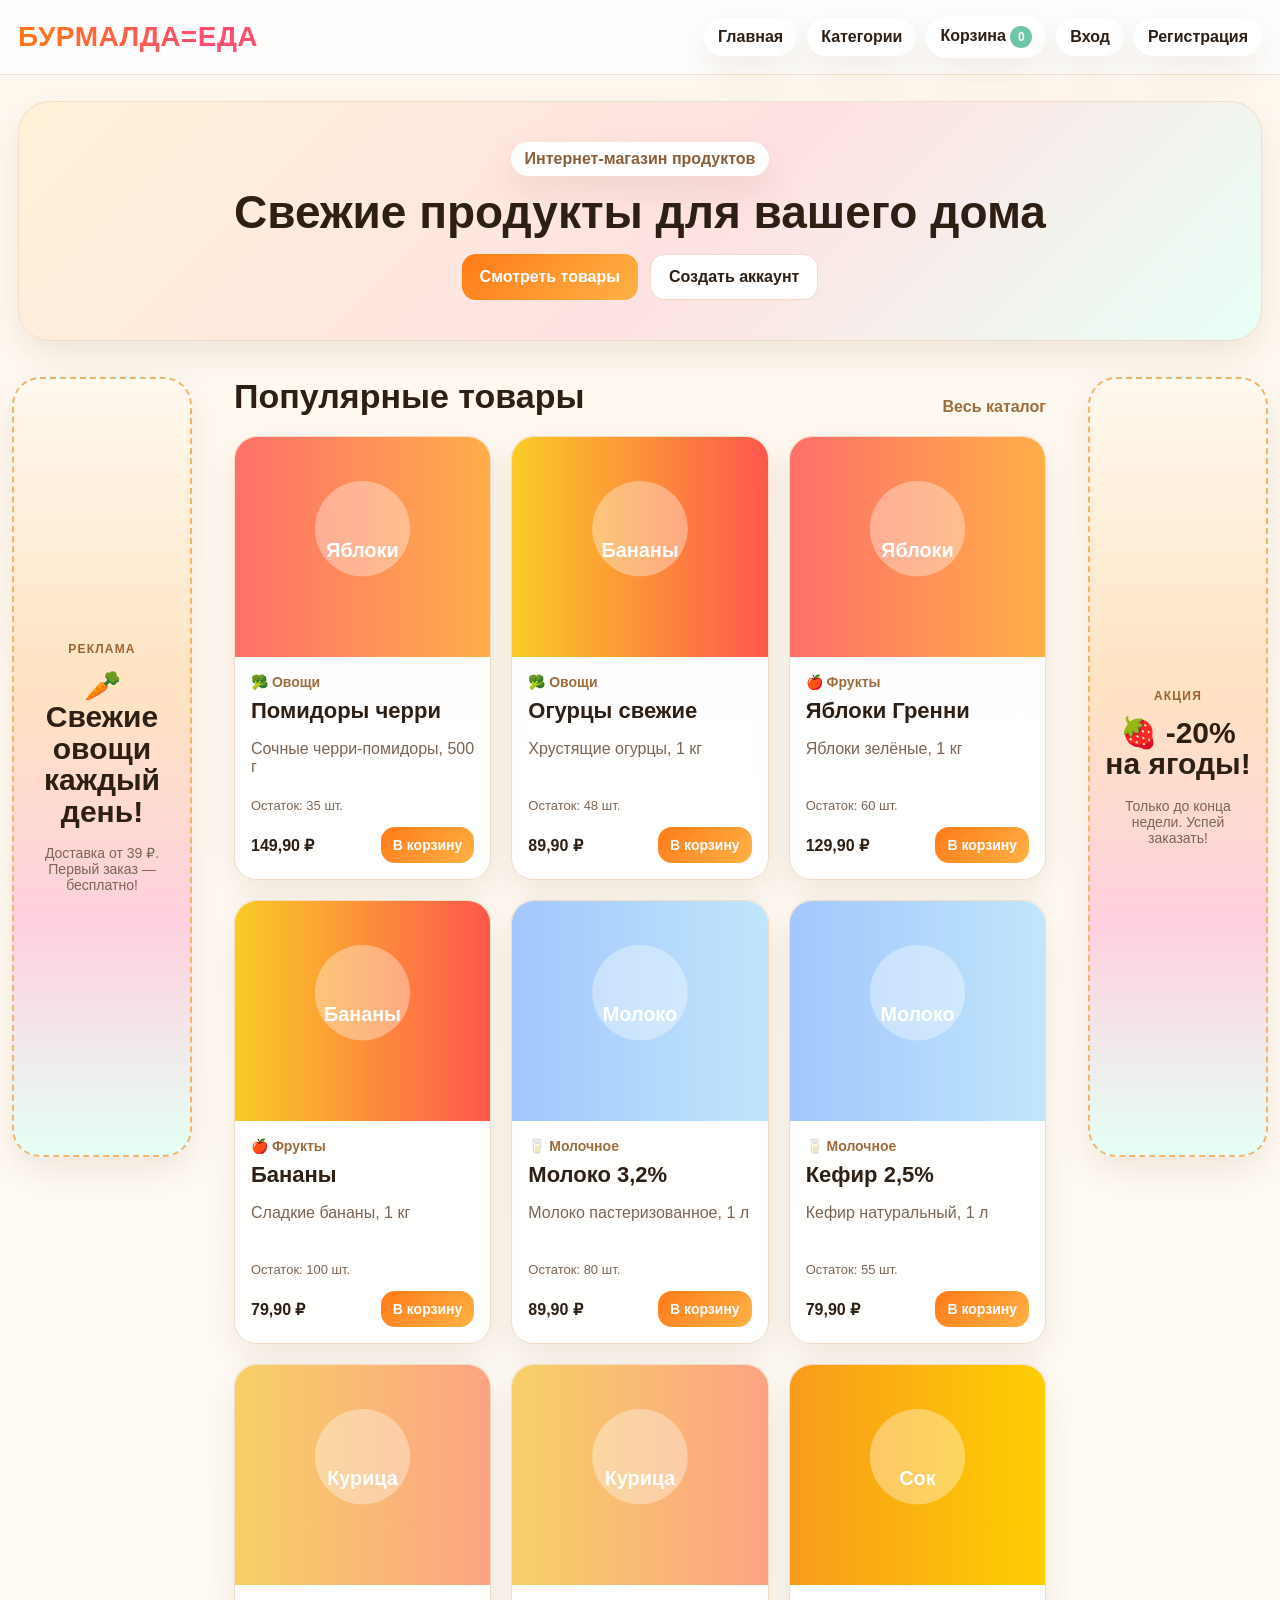
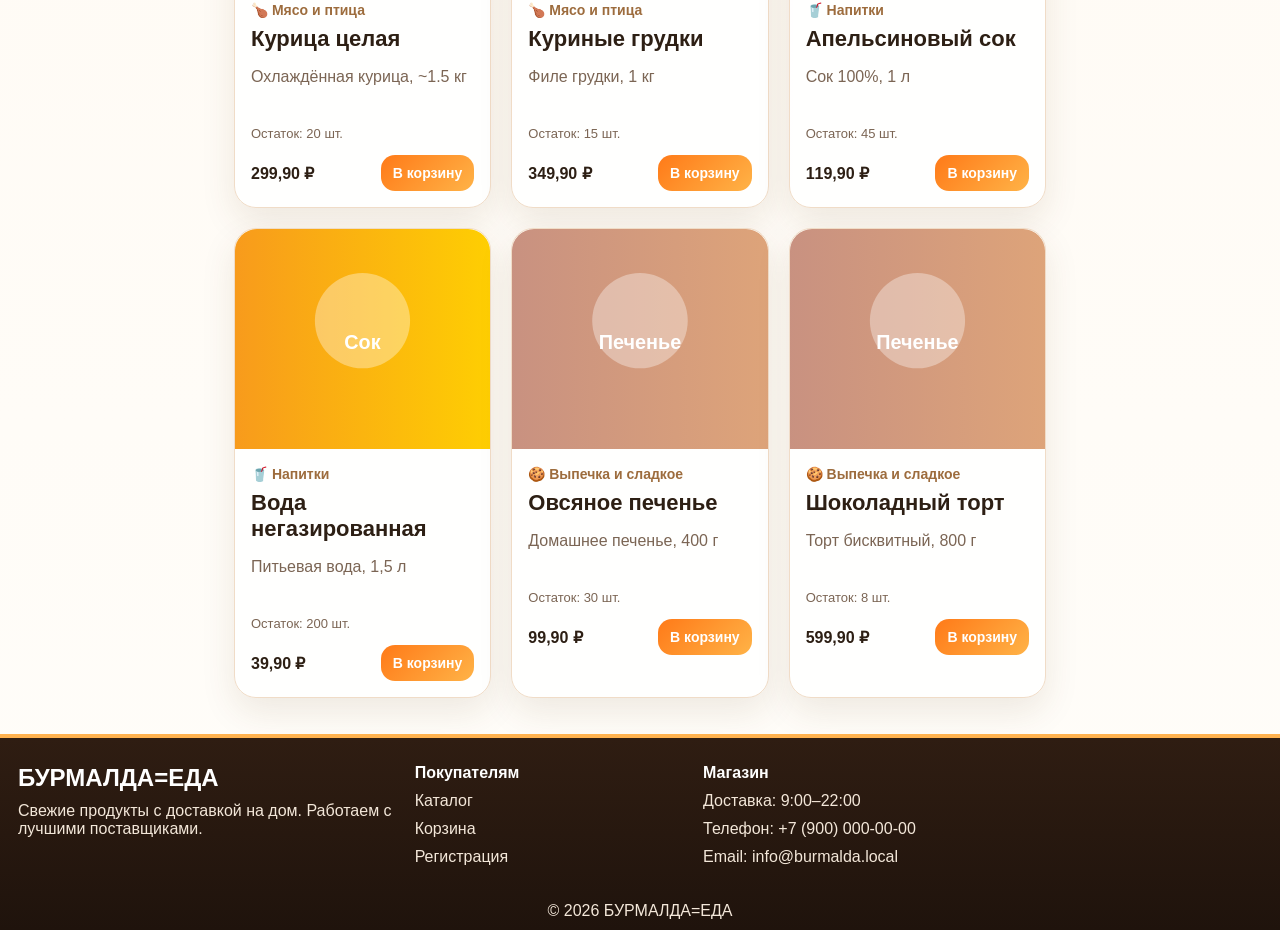
<file: index.html>
<!DOCTYPE html>
<html lang="ru">
<head>
  <meta charset="UTF-8">
  <meta name="viewport" content="width=device-width, initial-scale=1.0">
  <title>БУРМАЛДА=ЕДА</title>
  <link rel="stylesheet" href="assets/css/style.css">
</head>
<body>
<div class="site">

<!-- ШАПКА -->
<header class="topbar">
  <div class="container topbar-inner">
    <a class="logo" href="index.html">БУРМАЛДА=ЕДА</a>
    <nav class="nav">
      <a href="index.html">Главная</a>
      <a href="categories.html">Категории</a>
      <a href="cart.html">Корзина <span class="badge" id="cartBadge">0</span></a>
      <a href="login.html">Вход</a>
      <a href="register.html">Регистрация</a>
    </nav>
  </div>
</header>

<div class="toast" id="toast"></div>

<main class="main">

<!-- HERO -->
<section class="hero">
  <div class="container">
    <div class="hero-card">
      <div class="hero-content">
        <div class="pill">Интернет-магазин продуктов</div>
        <h1>Свежие продукты для вашего дома</h1>
        <div class="hero-actions">
          <a class="btn btn-primary" href="categories.html">Смотреть товары</a>
          <a class="btn btn-secondary" href="register.html">Создать аккаунт</a>
        </div>
      </div>
    </div>
  </div>
</section>

<!-- ГЛАВНЫЙ БЛОК -->
<section class="home-shell">

  <!-- Левый баннер -->
  <div class="ad-column">
    <div class="ad-banner">
      <div class="ad-label">Реклама</div>
      <div class="ad-title">🥕 Свежие овощи каждый день!</div>
      <div class="ad-text">Доставка от 39 ₽. Первый заказ — бесплатно!</div>
    </div>
  </div>

  <!-- Товары -->
  <section class="main-showcase">
    <div class="container">
      <div class="section-head">
        <h2 class="section-title">Популярные товары</h2>
        <a class="link-more" href="categories.html">Весь каталог</a>
      </div>
      <div class="product-grid four-grid" id="productGrid">
        <!-- Заполняется JS -->
      </div>
    </div>
  </section>

  <!-- Правый баннер -->
  <div class="ad-column">
    <div class="ad-banner">
      <div class="ad-label">Акция</div>
      <div class="ad-title">🍓 -20% на ягоды!</div>
      <div class="ad-text">Только до конца недели. Успей заказать!</div>
    </div>
  </div>

</section>

</main>

<!-- ФУТЕР -->
<footer class="footer">
  <div class="container footer-inner footer-grid">
    <div>
      <div class="footer-brand">БУРМАЛДА=ЕДА</div>
      <p>Свежие продукты с доставкой на дом. Работаем с лучшими поставщиками.</p>
    </div>
    <div>
      <div class="footer-title">Покупателям</div>
      <a href="categories.html">Каталог</a>
      <a href="cart.html">Корзина</a>
      <a href="register.html">Регистрация</a>
    </div>
    <div>
      <div class="footer-title">Магазин</div>
      <p>Доставка: 9:00–22:00</p>
      <p>Телефон: +7 (900) 000-00-00</p>
      <p>Email: info@burmalda.local</p>
    </div>
  </div>
  <div><center><p>© 2026 БУРМАЛДА=ЕДА</p></center></div>
</footer>

</div>

<script src="assets/js/data.js"></script>
<script src="assets/js/cart.js"></script>
<script>
  // Рендер товаров на главной (до 12)
  const grid = document.getElementById('productGrid');
  const items = PRODUCTS.filter(p => p.active).slice(0, 12);
  grid.innerHTML = items.map(p => productCard(p)).join('');
  updateCartBadge();
</script>
</body>
</html>
</file>
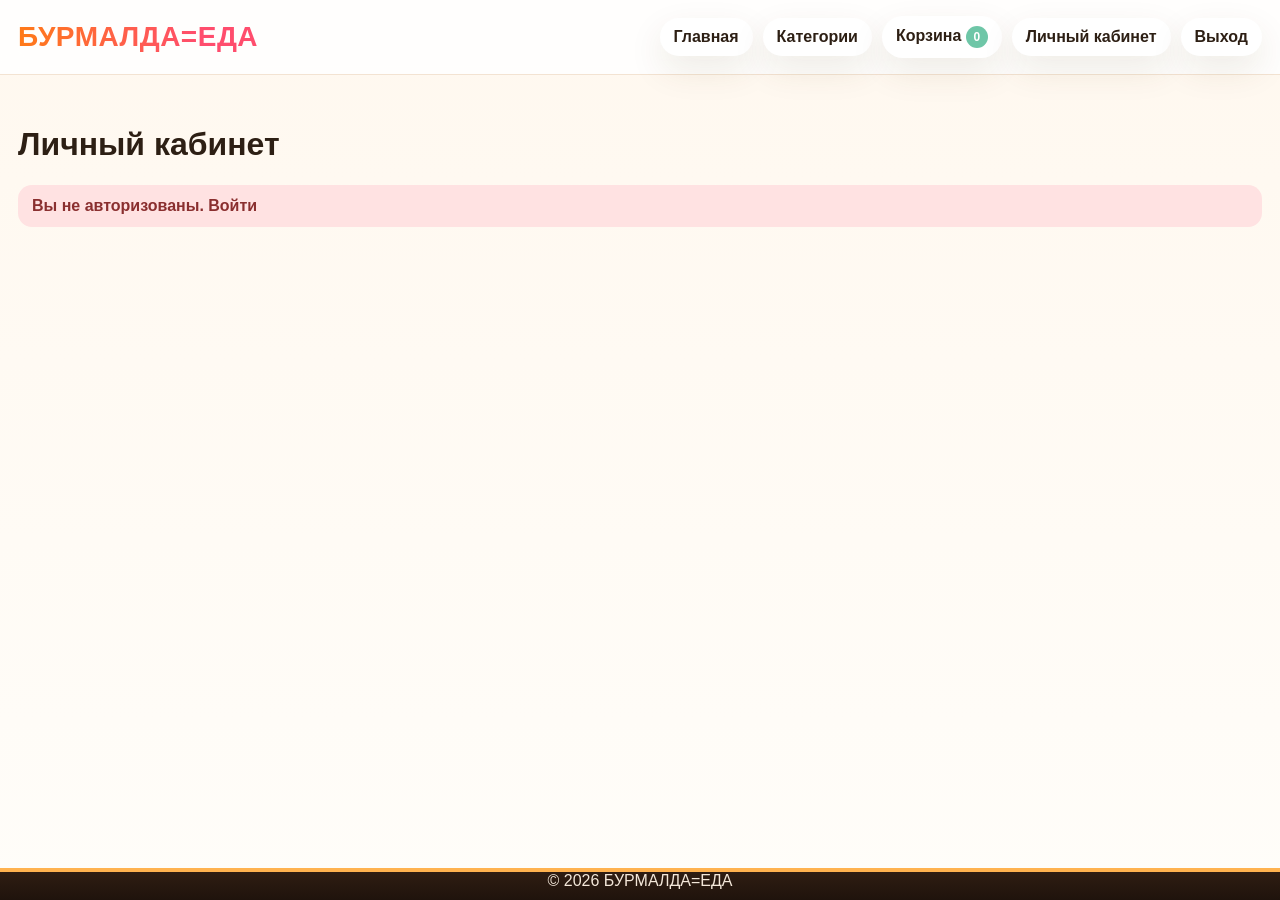
<file: account.html>
<!DOCTYPE html>
<html lang="ru">
<head>
  <meta charset="UTF-8">
  <meta name="viewport" content="width=device-width, initial-scale=1.0">
  <title>Личный кабинет — БУРМАЛДА=ЕДА</title>
  <link rel="stylesheet" href="assets/css/style.css">
</head>
<body>
<div class="site">
<header class="topbar">
  <div class="container topbar-inner">
    <a class="logo" href="index.html">БУРМАЛДА=ЕДА</a>
    <nav class="nav">
      <a href="index.html">Главная</a>
      <a href="categories.html">Категории</a>
      <a href="cart.html">Корзина <span class="badge" id="cartBadge">0</span></a>
      <a href="account.html">Личный кабинет</a>
      <a href="#" onclick="logout()">Выход</a>
    </nav>
  </div>
</header>
<main class="main">
<div class="container page-block">
  <h1>Личный кабинет</h1>
  <div id="accountWrap"></div>
</div>
</main>
<footer class="footer">
  <div><center><p>© 2026 БУРМАЛДА=ЕДА</p></center></div>
</footer>
</div>
<script src="assets/js/data.js"></script>
<script src="assets/js/cart.js"></script>
<script>
  updateCartBadge();
  const session = JSON.parse(localStorage.getItem('burmalda_session') || 'null');
  const wrap = document.getElementById('accountWrap');

  if (!session) {
    wrap.innerHTML = '<div class="alert">Вы не авторизованы. <a href="login.html">Войти</a></div>';
  } else {
    const orders = JSON.parse(localStorage.getItem('burmalda_orders') || '[]');
    const moneyFmt = v => new Intl.NumberFormat('ru-RU',{minimumFractionDigits:2}).format(v) + ' ₽';

    const orderRows = orders.length
      ? orders.slice().reverse().map(o => `
          <div class="order-row">
            <strong>Заказ №${o.id}</strong> — ${o.date}<br>
            Адрес: ${o.address || '—'}<br>
            Сумма: <strong>${moneyFmt(o.total)}</strong> &nbsp; Статус: <span>${o.status || 'Принят'}</span>
          </div>`).join('')
      : '<p>Заказов пока нет.</p>';

    wrap.innerHTML = `
      <div class="account-grid">
        <div class="account-card">
          <h2>Данные аккаунта</h2>
          <p><strong>Имя:</strong> ${e(session.name)}</p>
          <p><strong>Email:</strong> ${e(session.email)}</p>
          <p><strong>Роль:</strong> ${session.role === 'admin' ? 'Администратор' : 'Покупатель'}</p>
          <button class="btn btn-danger" style="width:auto;margin-top:16px" onclick="logout()">Выйти из аккаунта</button>
          ${session.role === 'admin' ? '<br><a class="btn btn-secondary" style="margin-top:10px;display:inline-flex" href="admin.html">Перейти в админку</a>' : ''}
        </div>
        <div class="account-card">
          <h2>Мои заказы</h2>
          <div class="orders-list">${orderRows}</div>
        </div>
      </div>
    `;
  }

  function logout() {
    localStorage.removeItem('burmalda_session');
    window.location.href = 'index.html';
  }
</script>
</body>
</html>
</file>
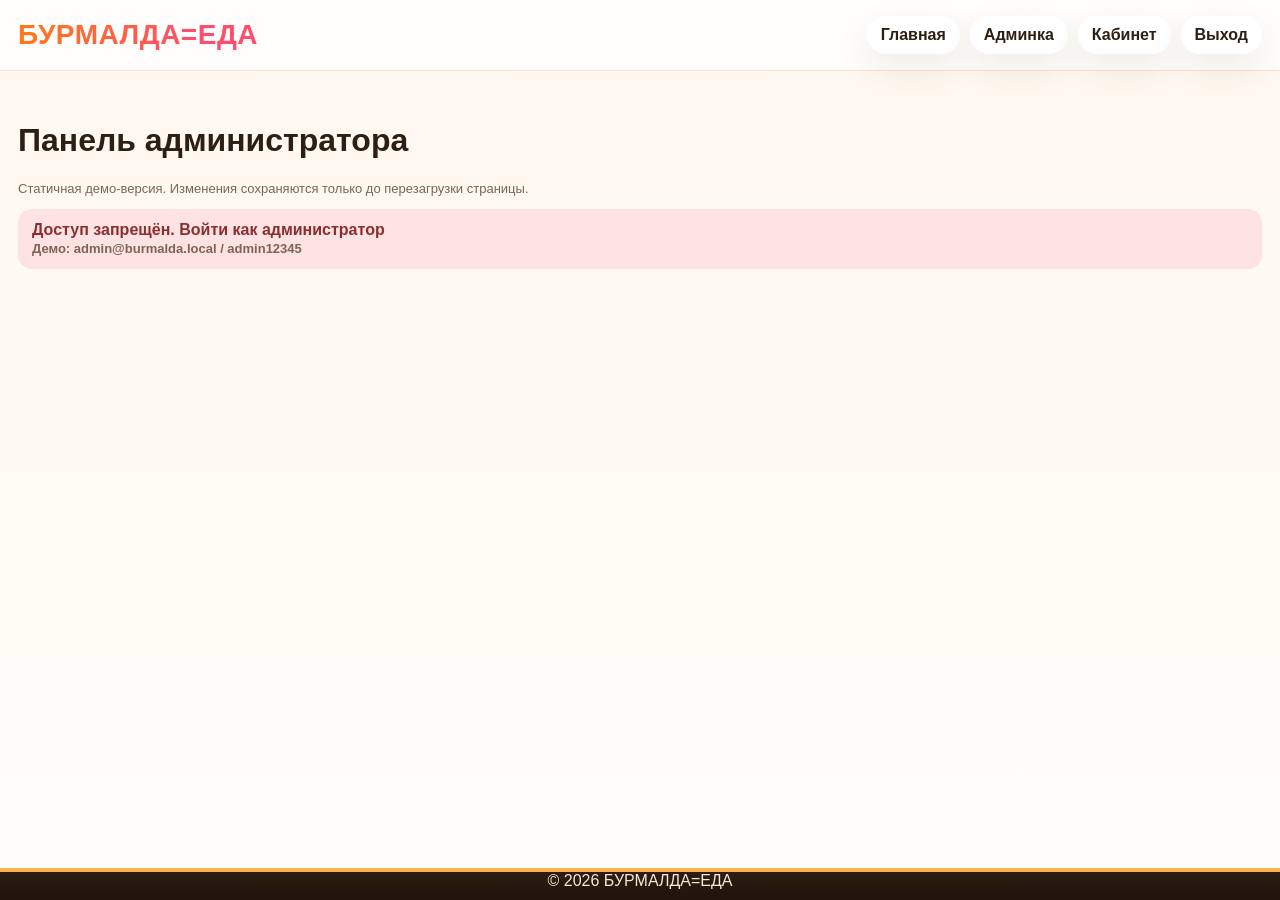
<file: admin.html>
<!DOCTYPE html>
<html lang="ru">
<head>
  <meta charset="UTF-8">
  <meta name="viewport" content="width=device-width, initial-scale=1.0">
  <title>Админка — БУРМАЛДА=ЕДА</title>
  <link rel="stylesheet" href="assets/css/style.css">
</head>
<body>
<div class="site">
<header class="topbar">
  <div class="container topbar-inner">
    <a class="logo" href="index.html">БУРМАЛДА=ЕДА</a>
    <nav class="nav">
      <a href="index.html">Главная</a>
      <a href="admin.html">Админка</a>
      <a href="account.html">Кабинет</a>
      <a href="#" onclick="logout()">Выход</a>
    </nav>
  </div>
</header>
<main class="main">
<div class="container page-block">
  <h1>Панель администратора</h1>
  <p class="muted-note">Статичная демо-версия. Изменения сохраняются только до перезагрузки страницы.</p>
  <div id="adminWrap"></div>
</div>
</main>
<footer class="footer">
  <div><center><p>© 2026 БУРМАЛДА=ЕДА</p></center></div>
</footer>
</div>
<script src="assets/js/data.js"></script>
<script src="assets/js/cart.js"></script>
<script>
  const session = JSON.parse(localStorage.getItem('burmalda_session') || 'null');
  const wrap = document.getElementById('adminWrap');

  if (!session || session.role !== 'admin') {
    wrap.innerHTML = '<div class="alert">Доступ запрещён. <a href="login.html">Войти как администратор</a><br><span class="muted-note">Демо: admin@burmalda.local / admin12345</span></div>';
  } else {
    const orders = JSON.parse(localStorage.getItem('burmalda_orders') || '[]');
    const totalRevenue = orders.reduce((s, o) => s + (o.total || 0), 0);
    const moneyFmt = v => new Intl.NumberFormat('ru-RU',{minimumFractionDigits:2}).format(v) + ' ₽';

    const productRows = PRODUCTS.map(p => `
      <div class="admin-product-row">
        <img src="${e(p.image)}" alt="${e(p.name)}">
        <div>
          <strong>${e(p.name)}</strong><br>
          <span class="muted-note">${moneyFmt(p.price)} &nbsp; Остаток: ${p.stock} шт. &nbsp; ${p.active ? '✅ Активен' : '❌ Скрыт'}</span>
        </div>
        <div class="admin-actions">
          <span class="muted-note" style="font-size:12px">ID: ${p.id}</span>
        </div>
      </div>`).join('');

    const orderRows = orders.length
      ? orders.slice().reverse().map(o => `
          <div class="order-row">
            <strong>Заказ №${o.id}</strong> — ${o.date}<br>
            Покупатель: ${e(o.name || '—')} (${e(o.phone || '—')})<br>
            Адрес: ${e(o.address || '—')}<br>
            Товаров: ${o.items?.length || 0} &nbsp; Сумма: <strong>${moneyFmt(o.total)}</strong>
            <div class="status-form" style="margin-top:8px">
              <select onchange="setStatus(${o.id}, this.value)">
                ${['Принят','Готовится','В пути','Доставлен','Отменён'].map(s =>
                  `<option${s === o.status ? ' selected' : ''}>${s}</option>`).join('')}
              </select>
            </div>
          </div>`).join('')
      : '<p>Заказов нет.</p>';

    wrap.innerHTML = `
      <div class="stats-grid">
        <div class="stat-card"><div>Товаров</div><strong>${PRODUCTS.length}</strong></div>
        <div class="stat-card"><div>Категорий</div><strong>${CATEGORIES.length}</strong></div>
        <div class="stat-card"><div>Заказов</div><strong>${orders.length}</strong></div>
        <div class="stat-card"><div>Выручка</div><strong style="font-size:20px">${moneyFmt(totalRevenue)}</strong></div>
      </div>
      <div class="admin-card" style="margin-bottom:20px">
        <h2>Товары (${PRODUCTS.length})</h2>
        <div class="admin-products">${productRows}</div>
        <p class="muted-note" style="margin-top:12px">Для добавления и редактирования товаров — измени массив PRODUCTS в файле assets/js/data.js</p>
      </div>
      <div class="admin-card orders-admin-card">
        <h2>Заказы (${orders.length})</h2>
        <div class="orders-list">${orderRows}</div>
      </div>
    `;
  }

  function setStatus(orderId, status) {
    const orders = JSON.parse(localStorage.getItem('burmalda_orders') || '[]');
    const order = orders.find(o => o.id === orderId);
    if (order) { order.status = status; localStorage.setItem('burmalda_orders', JSON.stringify(orders)); }
  }

  function logout() {
    localStorage.removeItem('burmalda_session');
    window.location.href = 'index.html';
  }
</script>
</body>
</html>
</file>
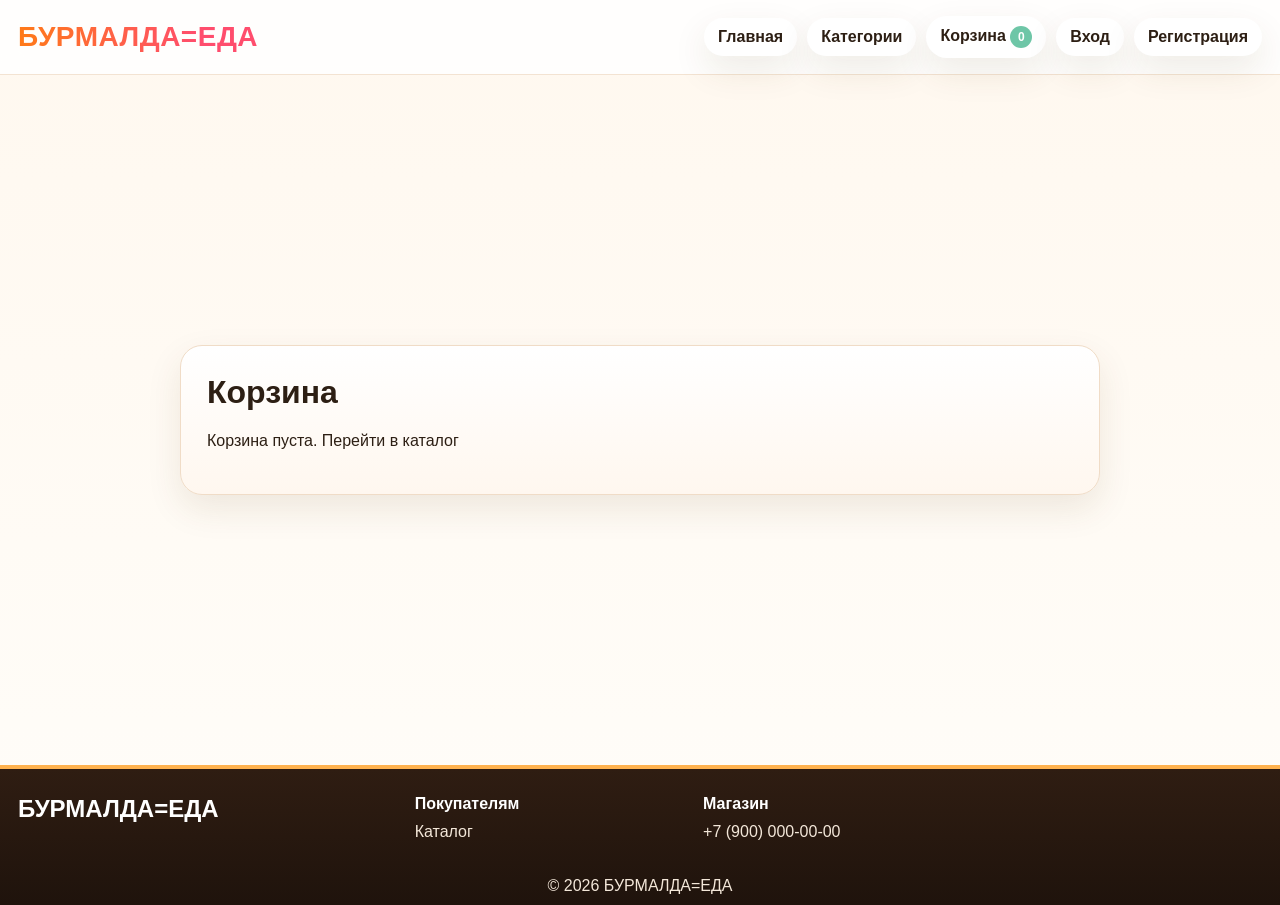
<file: cart.html>
<!DOCTYPE html>
<html lang="ru">
<head>
  <meta charset="UTF-8">
  <meta name="viewport" content="width=device-width, initial-scale=1.0">
  <title>Корзина — БУРМАЛДА=ЕДА</title>
  <link rel="stylesheet" href="assets/css/style.css">
</head>
<body>
<div class="site">
<header class="topbar">
  <div class="container topbar-inner">
    <a class="logo" href="index.html">БУРМАЛДА=ЕДА</a>
    <nav class="nav">
      <a href="index.html">Главная</a>
      <a href="categories.html">Категории</a>
      <a href="cart.html">Корзина <span class="badge" id="cartBadge">0</span></a>
      <a href="login.html">Вход</a>
      <a href="register.html">Регистрация</a>
    </nav>
  </div>
</header>
<div class="toast" id="toast"></div>
<main class="main">
<div class="auth-wrap">
<div class="auth-card cart-card">
  <h1>Корзина</h1>
  <div id="cartContent"></div>
</div>
</div>
</main>
<footer class="footer">
  <div class="container footer-grid">
    <div><div class="footer-brand">БУРМАЛДА=ЕДА</div></div>
    <div><div class="footer-title">Покупателям</div><a href="categories.html">Каталог</a></div>
    <div><div class="footer-title">Магазин</div><p>+7 (900) 000-00-00</p></div>
  </div>
  <div><center><p>© 2026 БУРМАЛДА=ЕДА</p></center></div>
</footer>
</div>
<script src="assets/js/data.js"></script>
<script src="assets/js/cart.js"></script>
<script>
  function renderCart() {
    updateCartBadge();
    const cart = getCart();
    const wrap = document.getElementById('cartContent');
    if (!cart.length) {
      wrap.innerHTML = '<p>Корзина пуста. <a href="categories.html">Перейти в каталог</a></p>';
      return;
    }
    const rows = cart.map(item => {
      const p = getProduct(item.id);
      if (!p) return '';
      return `
      <div class="cart-item" data-cart-item data-id="${p.id}">
        <img src="${e(p.image || 'uploads/placeholder.svg')}" alt="${e(p.name)}">
        <div class="cart-item-info">
          <strong><a href="product.html?id=${p.id}">${e(p.name)}</a></strong>
          <span>${money(p.price)} за шт.</span>
          <div class="qty-inline cart-qty-form" style="margin-top:6px">
            <button class="qty-btn" onclick="changeItem(${p.id},-1)">−</button>
            <input class="qty-input no-spinner" type="number" value="${item.qty}" min="1" id="qty_${p.id}" onchange="setItem(${p.id},this.value)">
            <button class="qty-btn" onclick="changeItem(${p.id},1)">+</button>
          </div>
        </div>
        <div style="text-align:right;display:grid;gap:8px">
          <strong data-line-total="${p.id}">${money(p.price * item.qty)}</strong>
          <button class="btn btn-danger small" onclick="delItem(${p.id})">Удалить</button>
        </div>
      </div>`;
    }).join('');

    wrap.innerHTML = `
      <div class="cart-list">${rows}</div>
      <div class="cart-total">Итого: <strong id="cartGrandTotal">${money(cartTotal())}</strong></div>
      <a class="btn btn-primary" href="checkout.html" style="width:auto;display:inline-flex">Оформить заказ</a>
      <a class="btn btn-secondary" href="categories.html" style="margin-left:10px;display:inline-flex">Продолжить покупки</a>
    `;
  }

  function changeItem(id, delta) {
    const cart = getCart();
    const item = cart.find(i => i.id === id);
    if (item) { item.qty = Math.max(1, item.qty + delta); saveCart(cart); }
    renderCart();
  }

  function setItem(id, val) {
    setCartQty(id, parseInt(val) || 1);
    renderCart();
  }

  function delItem(id) {
    removeFromCart(id);
    renderCart();
  }

  renderCart();
</script>
</body>
</html>
</file>
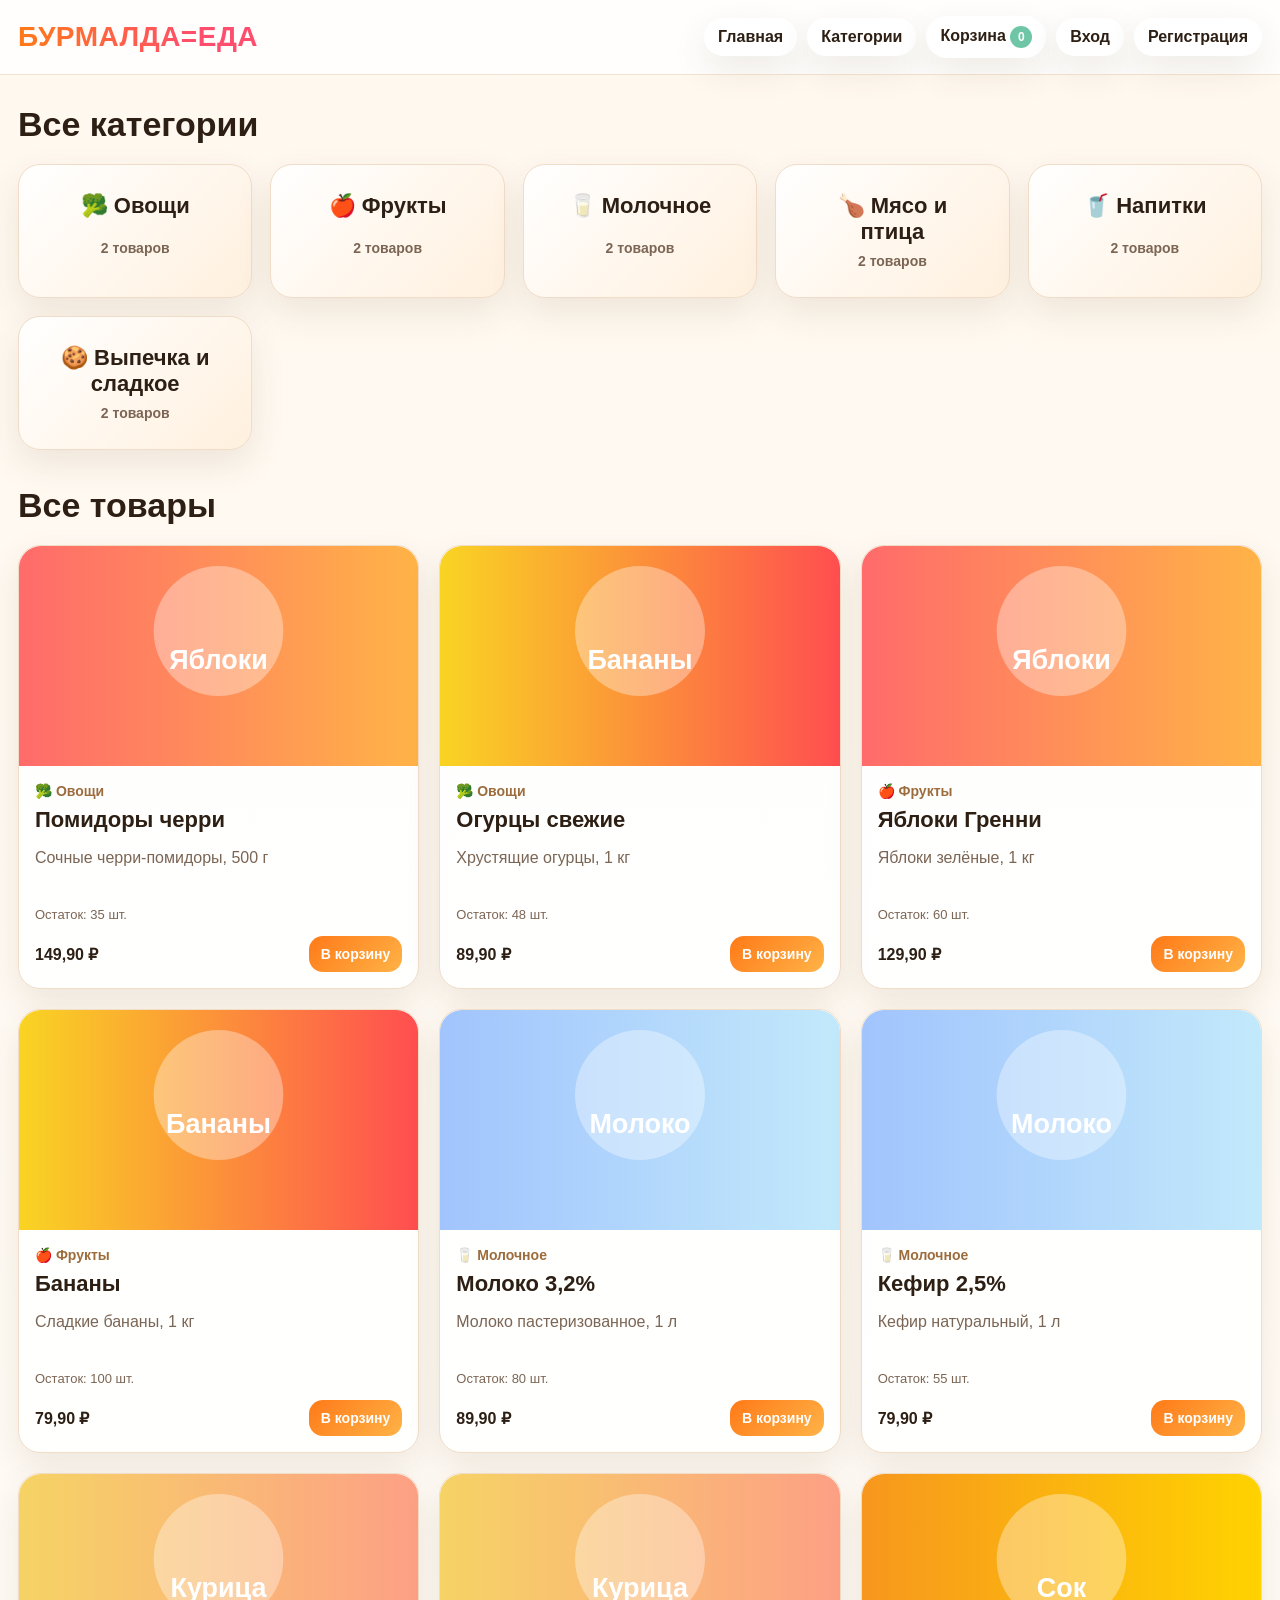
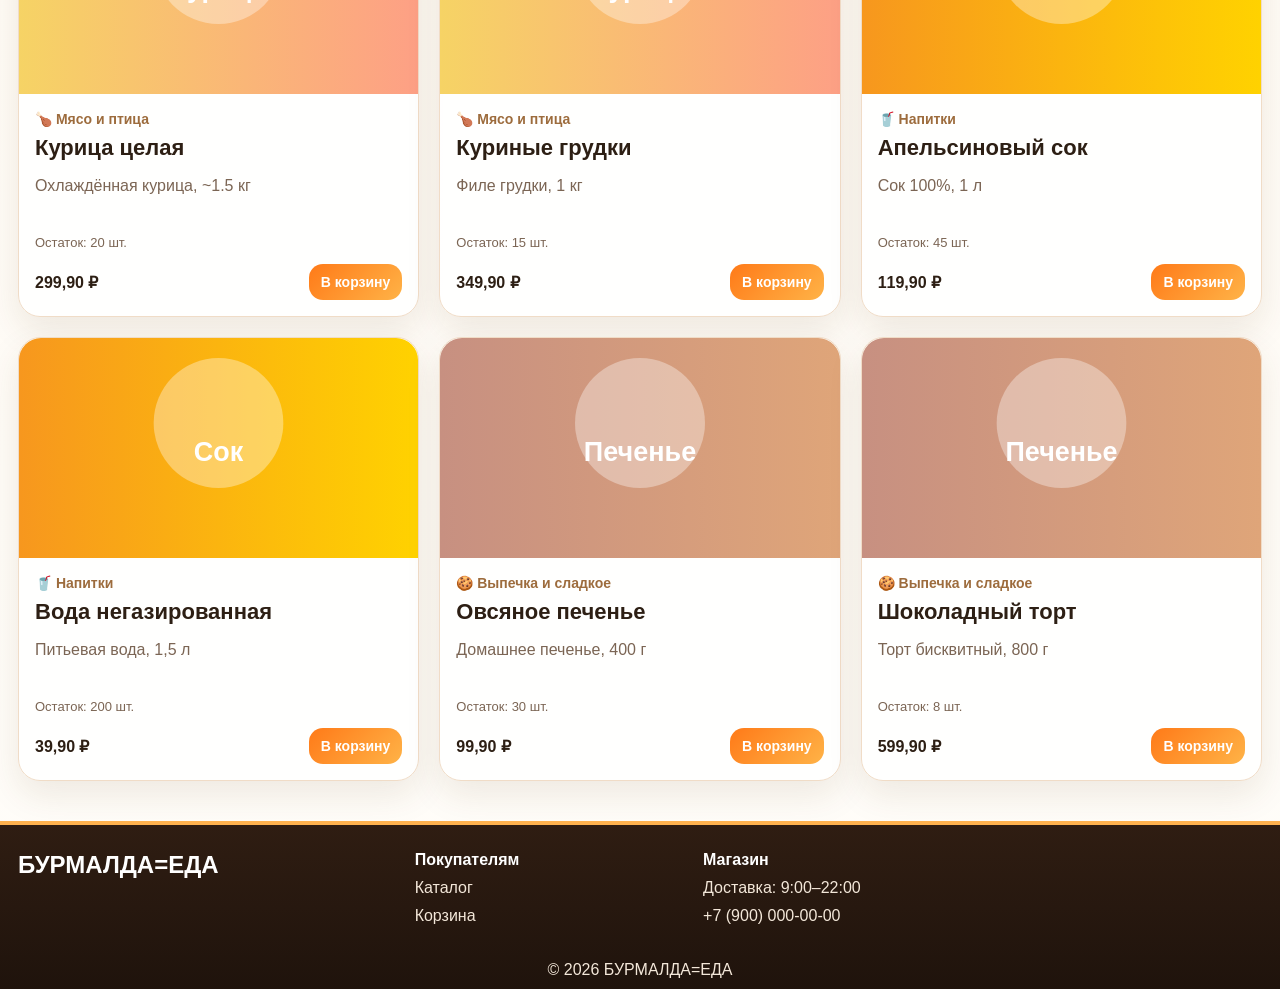
<file: categories.html>
<!DOCTYPE html>
<html lang="ru">
<head>
  <meta charset="UTF-8">
  <meta name="viewport" content="width=device-width, initial-scale=1.0">
  <title>Категории — БУРМАЛДА=ЕДА</title>
  <link rel="stylesheet" href="assets/css/style.css">
</head>
<body>
<div class="site">
<header class="topbar">
  <div class="container topbar-inner">
    <a class="logo" href="index.html">БУРМАЛДА=ЕДА</a>
    <nav class="nav">
      <a href="index.html">Главная</a>
      <a href="categories.html">Категории</a>
      <a href="cart.html">Корзина <span class="badge" id="cartBadge">0</span></a>
      <a href="login.html">Вход</a>
      <a href="register.html">Регистрация</a>
    </nav>
  </div>
</header>
<div class="toast" id="toast"></div>
<main class="main">
<div class="container page-block">
  <h1 class="section-title">Все категории</h1>
  <div class="category-grid" id="catGrid"></div>

  <h2 class="section-title" style="margin-top:36px" id="allProductsTitle">Все товары</h2>
  <div class="product-grid four-grid" id="productGrid"></div>
</div>
</main>
<footer class="footer">
  <div class="container footer-grid">
    <div><div class="footer-brand">БУРМАЛДА=ЕДА</div></div>
    <div><div class="footer-title">Покупателям</div><a href="categories.html">Каталог</a><a href="cart.html">Корзина</a></div>
    <div><div class="footer-title">Магазин</div><p>Доставка: 9:00–22:00</p><p>+7 (900) 000-00-00</p></div>
  </div>
  <div><center><p>© 2026 БУРМАЛДА=ЕДА</p></center></div>
</footer>
</div>
<script src="assets/js/data.js"></script>
<script src="assets/js/cart.js"></script>
<script>
  // Категории
  const catGrid = document.getElementById('catGrid');
  catGrid.innerHTML = CATEGORIES.map(c => {
    const count = PRODUCTS.filter(p => p.category_id === c.id && p.active).length;
    return `<a class="category-card" href="category.html?id=${c.id}">
      ${e(c.name)}
      <small>${count} товаров</small>
    </a>`;
  }).join('');

  // Все товары
  const grid = document.getElementById('productGrid');
  const params = new URLSearchParams(location.search);
  const filterCat = params.get('cat') ? parseInt(params.get('cat')) : null;
  let items = PRODUCTS.filter(p => p.active);
  if (filterCat) {
    items = items.filter(p => p.category_id === filterCat);
    const cat = CATEGORIES.find(c => c.id === filterCat);
    if (cat) document.getElementById('allProductsTitle').textContent = cat.name;
  }
  grid.innerHTML = items.map(p => productCard(p)).join('');
  updateCartBadge();
</script>
</body>
</html>
</file>
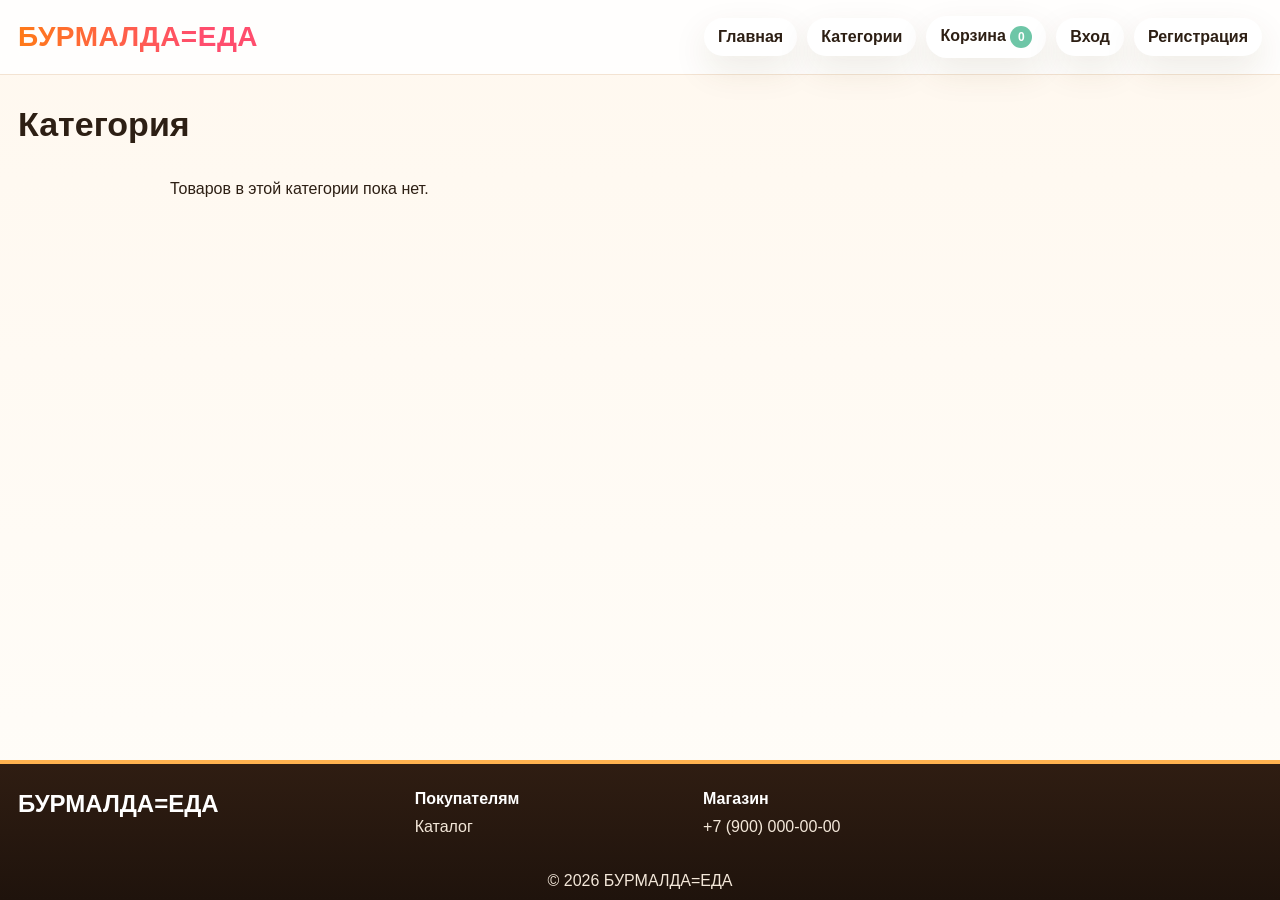
<file: category.html>
<!DOCTYPE html>
<html lang="ru">
<head>
  <meta charset="UTF-8">
  <meta name="viewport" content="width=device-width, initial-scale=1.0">
  <title>Категория — БУРМАЛДА=ЕДА</title>
  <link rel="stylesheet" href="assets/css/style.css">
</head>
<body>
<div class="site">
<header class="topbar">
  <div class="container topbar-inner">
    <a class="logo" href="index.html">БУРМАЛДА=ЕДА</a>
    <nav class="nav">
      <a href="index.html">Главная</a>
      <a href="categories.html">Категории</a>
      <a href="cart.html">Корзина <span class="badge" id="cartBadge">0</span></a>
      <a href="login.html">Вход</a>
      <a href="register.html">Регистрация</a>
    </nav>
  </div>
</header>
<div class="toast" id="toast"></div>
<main class="main">
<div class="container page-block">
  <h1 class="section-title" id="catTitle">Категория</h1>
  <div class="product-grid category-product-grid" id="productGrid"></div>
</div>
</main>
<footer class="footer">
  <div class="container footer-grid">
    <div><div class="footer-brand">БУРМАЛДА=ЕДА</div></div>
    <div><div class="footer-title">Покупателям</div><a href="categories.html">Каталог</a></div>
    <div><div class="footer-title">Магазин</div><p>+7 (900) 000-00-00</p></div>
  </div>
  <div><center><p>© 2026 БУРМАЛДА=ЕДА</p></center></div>
</footer>
</div>
<script src="assets/js/data.js"></script>
<script src="assets/js/cart.js"></script>
<script>
  const params = new URLSearchParams(location.search);
  const catId = parseInt(params.get('id'));
  const cat = CATEGORIES.find(c => c.id === catId);
  if (cat) document.getElementById('catTitle').textContent = cat.name;
  const items = PRODUCTS.filter(p => p.active && p.category_id === catId);
  document.getElementById('productGrid').innerHTML = items.length
    ? items.map(p => productCard(p)).join('')
    : '<p>Товаров в этой категории пока нет.</p>';
  updateCartBadge();
</script>
</body>
</html>
</file>
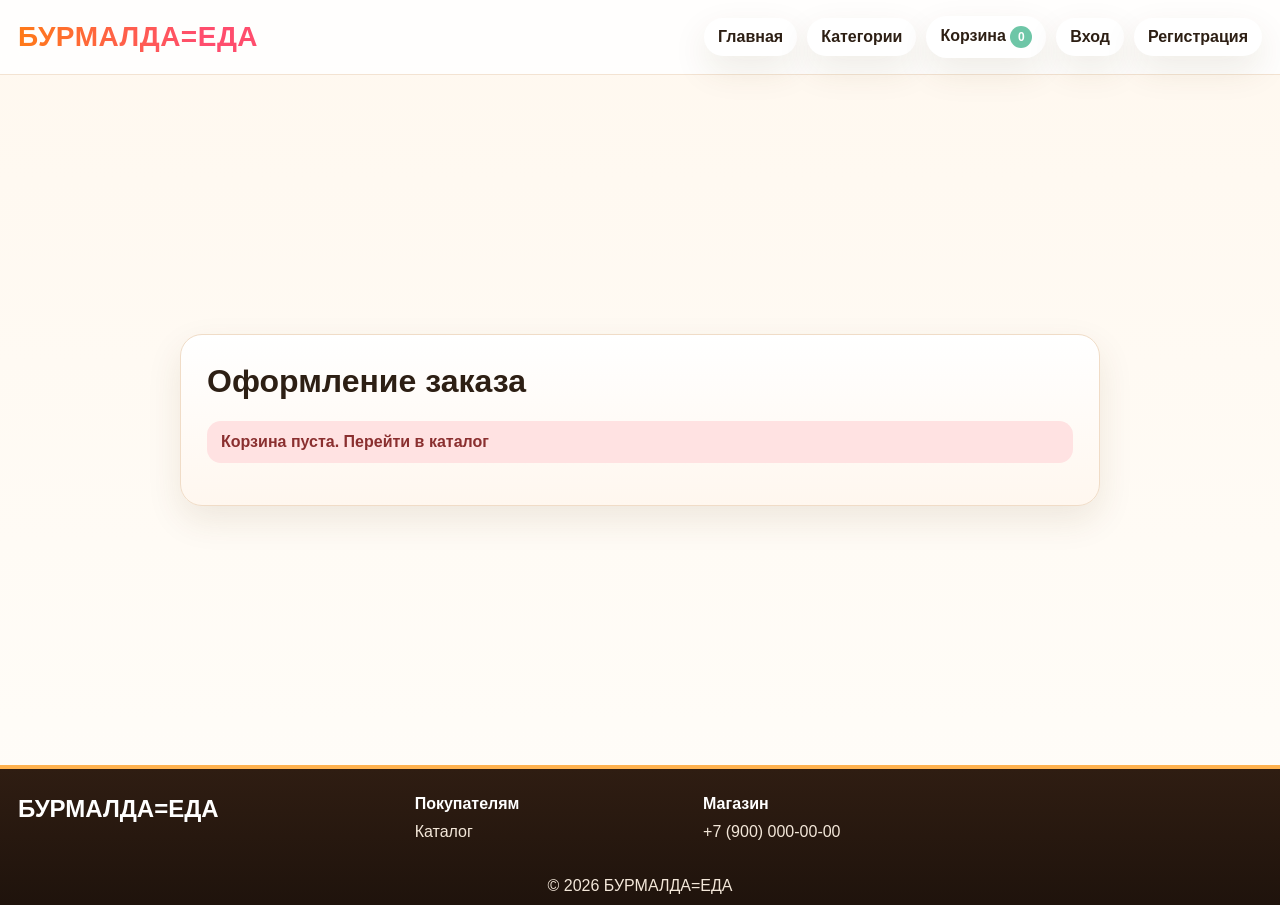
<file: checkout.html>
<!DOCTYPE html>
<html lang="ru">
<head>
  <meta charset="UTF-8">
  <meta name="viewport" content="width=device-width, initial-scale=1.0">
  <title>Оформление заказа — БУРМАЛДА=ЕДА</title>
  <link rel="stylesheet" href="assets/css/style.css">
</head>
<body>
<div class="site">
<header class="topbar">
  <div class="container topbar-inner">
    <a class="logo" href="index.html">БУРМАЛДА=ЕДА</a>
    <nav class="nav">
      <a href="index.html">Главная</a>
      <a href="categories.html">Категории</a>
      <a href="cart.html">Корзина <span class="badge" id="cartBadge">0</span></a>
      <a href="login.html">Вход</a>
      <a href="register.html">Регистрация</a>
    </nav>
  </div>
</header>
<div class="toast" id="toast"></div>
<main class="main">
<div class="auth-wrap">
<div class="auth-card checkout-card">
  <h1>Оформление заказа</h1>
  <div id="checkoutWrap"></div>
</div>
</div>
</main>
<footer class="footer">
  <div class="container footer-grid">
    <div><div class="footer-brand">БУРМАЛДА=ЕДА</div></div>
    <div><div class="footer-title">Покупателям</div><a href="categories.html">Каталог</a></div>
    <div><div class="footer-title">Магазин</div><p>+7 (900) 000-00-00</p></div>
  </div>
  <div><center><p>© 2026 БУРМАЛДА=ЕДА</p></center></div>
</footer>
</div>
<script src="assets/js/data.js"></script>
<script src="assets/js/cart.js"></script>
<script>
  const wrap = document.getElementById('checkoutWrap');
  const cart = getCart();

  if (!cart.length) {
    wrap.innerHTML = '<div class="alert">Корзина пуста. <a href="categories.html">Перейти в каталог</a></div>';
  } else {
    const rows = cart.map(item => {
      const p = getProduct(item.id);
      if (!p) return '';
      return `<div class="order-row"><strong>${e(p.name)}</strong> × ${item.qty} — ${money(p.price * item.qty)}</div>`;
    }).join('');

    wrap.innerHTML = `
      <div class="orders-list" style="margin-bottom:16px">${rows}</div>
      <div class="cart-total">Итого: <strong>${money(cartTotal())}</strong></div>
      <hr style="border:none;border-top:1px solid var(--border);margin:16px 0">
      <div class="two-cols">
        <div>
          <label>Имя</label>
          <input type="text" id="fName" placeholder="Иван Иванов" required>
        </div>
        <div>
          <label>Телефон</label>
          <input type="tel" id="fPhone" placeholder="+7 (900) 000-00-00" required>
        </div>
      </div>
      <label>Адрес доставки</label>
      <input type="text" id="fAddress" placeholder="ул. Пушкина, д. 10, кв. 5" required>
      <label>Комментарий к заказу</label>
      <textarea id="fComment" rows="3" placeholder="Не звонить в дверь, оставить у двери..."></textarea>
      <label>Способ оплаты</label>
      <select id="paymentMethodSelect" onchange="syncPayment()">
        <option value="cash">Наличными при получении</option>
        <option value="online">Онлайн картой</option>
      </select>
      <div id="cardPaymentBox" class="card-demo-box hidden">
        <label>Номер карты</label>
        <input type="text" id="cardNumberInput" placeholder="0000 0000 0000 0000" maxlength="19">
        <div class="two-cols">
          <div>
            <label>Срок действия</label>
            <input type="text" id="cardExpiryInput" placeholder="MM/ГГ" maxlength="5">
          </div>
          <div>
            <label>CVV</label>
            <input type="text" id="cardCvvInput" placeholder="123" maxlength="3">
          </div>
        </div>
        <p class="muted-note" style="margin-top:8px">⚠️ Демо-режим: данные карты не списываются.</p>
      </div>
      <div id="receivePaymentBox" class="card-demo-box" style="margin-top:14px">
        <strong>💵 Оплата при получении</strong>
        <p class="muted-note">Приготовьте нужную сумму: ${money(cartTotal())}</p>
      </div>
      <button class="btn btn-primary" onclick="placeOrder()" style="margin-top:20px">Подтвердить заказ</button>
    `;
  }

  updateCartBadge();

  function syncPayment() {
    const sel = document.getElementById('paymentMethodSelect');
    document.getElementById('cardPaymentBox').classList.toggle('hidden', sel.value !== 'online');
    document.getElementById('receivePaymentBox').classList.toggle('hidden', sel.value === 'online');
  }

  function placeOrder() {
    const name = document.getElementById('fName')?.value.trim();
    const phone = document.getElementById('fPhone')?.value.trim();
    const address = document.getElementById('fAddress')?.value.trim();
    if (!name || !phone || !address) {
      alert('Пожалуйста, заполните имя, телефон и адрес.');
      return;
    }
    // Сохраняем заказ в localStorage
    const orders = JSON.parse(localStorage.getItem('burmalda_orders') || '[]');
    const order = {
      id: Date.now(),
      date: new Date().toLocaleString('ru-RU'),
      name, phone, address,
      items: getCart().map(i => {
        const p = getProduct(i.id);
        return { name: p?.name, qty: i.qty, price: p?.price };
      }),
      total: cartTotal(),
      status: 'Принят'
    };
    orders.push(order);
    localStorage.setItem('burmalda_orders', JSON.stringify(orders));
    // Очищаем корзину
    localStorage.removeItem('burmalda_cart');
    // Перенаправляем
    window.location.href = 'order_success.html?id=' + order.id;
  }
</script>
</body>
</html>
</file>
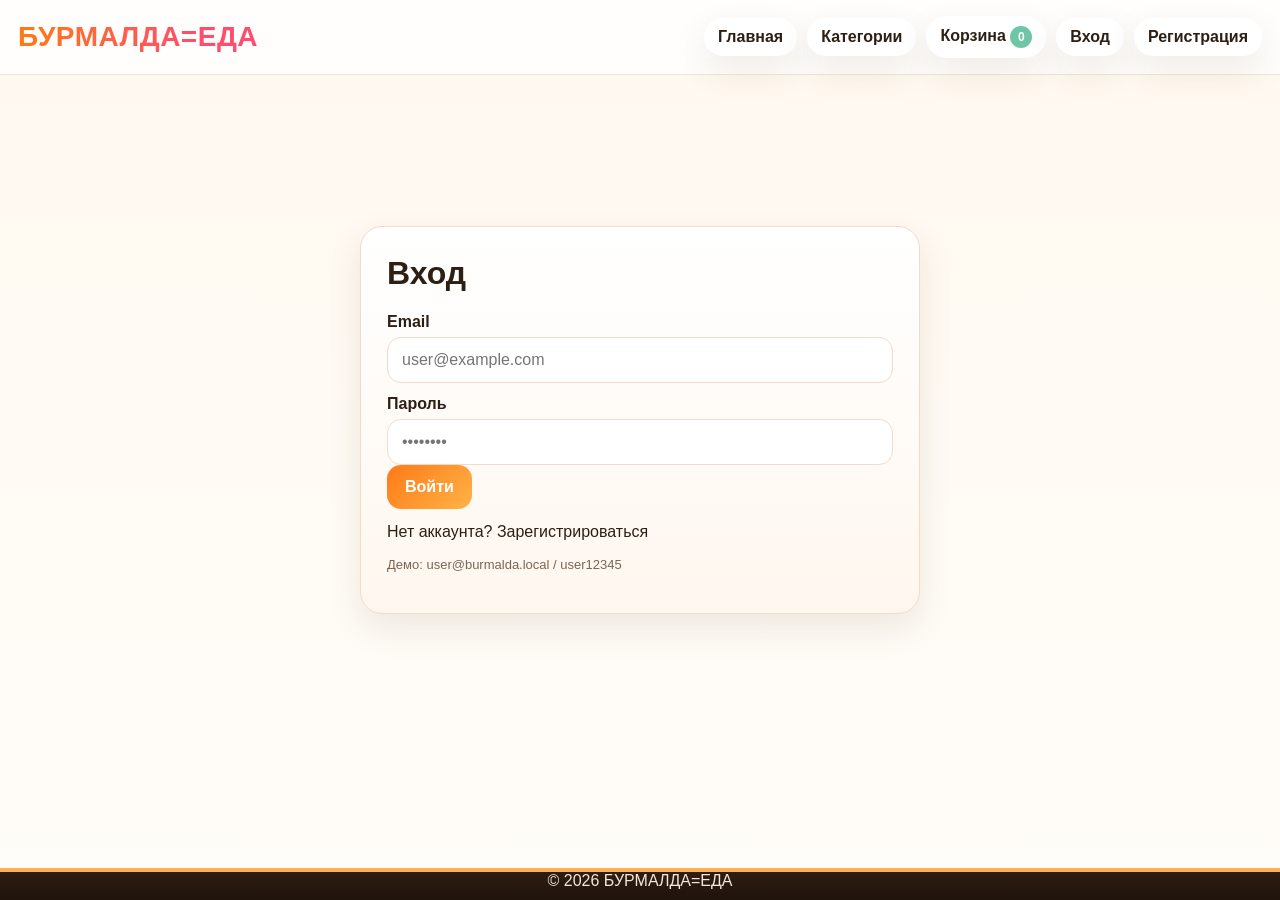
<file: login.html>
<!DOCTYPE html>
<html lang="ru">
<head>
  <meta charset="UTF-8">
  <meta name="viewport" content="width=device-width, initial-scale=1.0">
  <title>Вход — БУРМАЛДА=ЕДА</title>
  <link rel="stylesheet" href="assets/css/style.css">
</head>
<body>
<div class="site">
<header class="topbar">
  <div class="container topbar-inner">
    <a class="logo" href="index.html">БУРМАЛДА=ЕДА</a>
    <nav class="nav">
      <a href="index.html">Главная</a>
      <a href="categories.html">Категории</a>
      <a href="cart.html">Корзина <span class="badge" id="cartBadge">0</span></a>
      <a href="login.html">Вход</a>
      <a href="register.html">Регистрация</a>
    </nav>
  </div>
</header>
<main class="main">
<div class="auth-wrap">
<div class="auth-card">
  <h1>Вход</h1>
  <div class="alert" id="errMsg" style="display:none"></div>
  <label>Email</label>
  <input type="email" id="email" placeholder="user@example.com">
  <label>Пароль</label>
  <input type="password" id="password" placeholder="••••••••">
  <button class="btn btn-primary" onclick="doLogin()">Войти</button>
  <p style="margin-top:14px">Нет аккаунта? <a href="register.html">Зарегистрироваться</a></p>
  <p class="muted-note">Демо: user@burmalda.local / user12345</p>
</div>
</div>
</main>
<footer class="footer">
  <div><center><p>© 2026 БУРМАЛДА=ЕДА</p></center></div>
</footer>
</div>
<script src="assets/js/data.js"></script>
<script src="assets/js/cart.js"></script>
<script>
  updateCartBadge();

  const DEMO_USERS = [
    { email: 'admin@burmalda.local', password: 'admin12345', name: 'Администратор', role: 'admin' },
    { email: 'user@burmalda.local',  password: 'user12345',  name: 'Пользователь', role: 'user' },
  ];

  function doLogin() {
    const email = document.getElementById('email').value.trim().toLowerCase();
    const pass  = document.getElementById('password').value;
    // Проверяем демо-пользователей
    let user = DEMO_USERS.find(u => u.email === email && u.password === pass);
    // Проверяем зарегистрированных
    if (!user) {
      const registered = JSON.parse(localStorage.getItem('burmalda_users') || '[]');
      user = registered.find(u => u.email === email && u.password === pass);
    }
    if (!user) {
      const err = document.getElementById('errMsg');
      err.textContent = 'Неверный email или пароль.';
      err.style.display = '';
      return;
    }
    localStorage.setItem('burmalda_session', JSON.stringify({ email: user.email, name: user.name, role: user.role || 'user' }));
    window.location.href = 'account.html';
  }
</script>
</body>
</html>
</file>
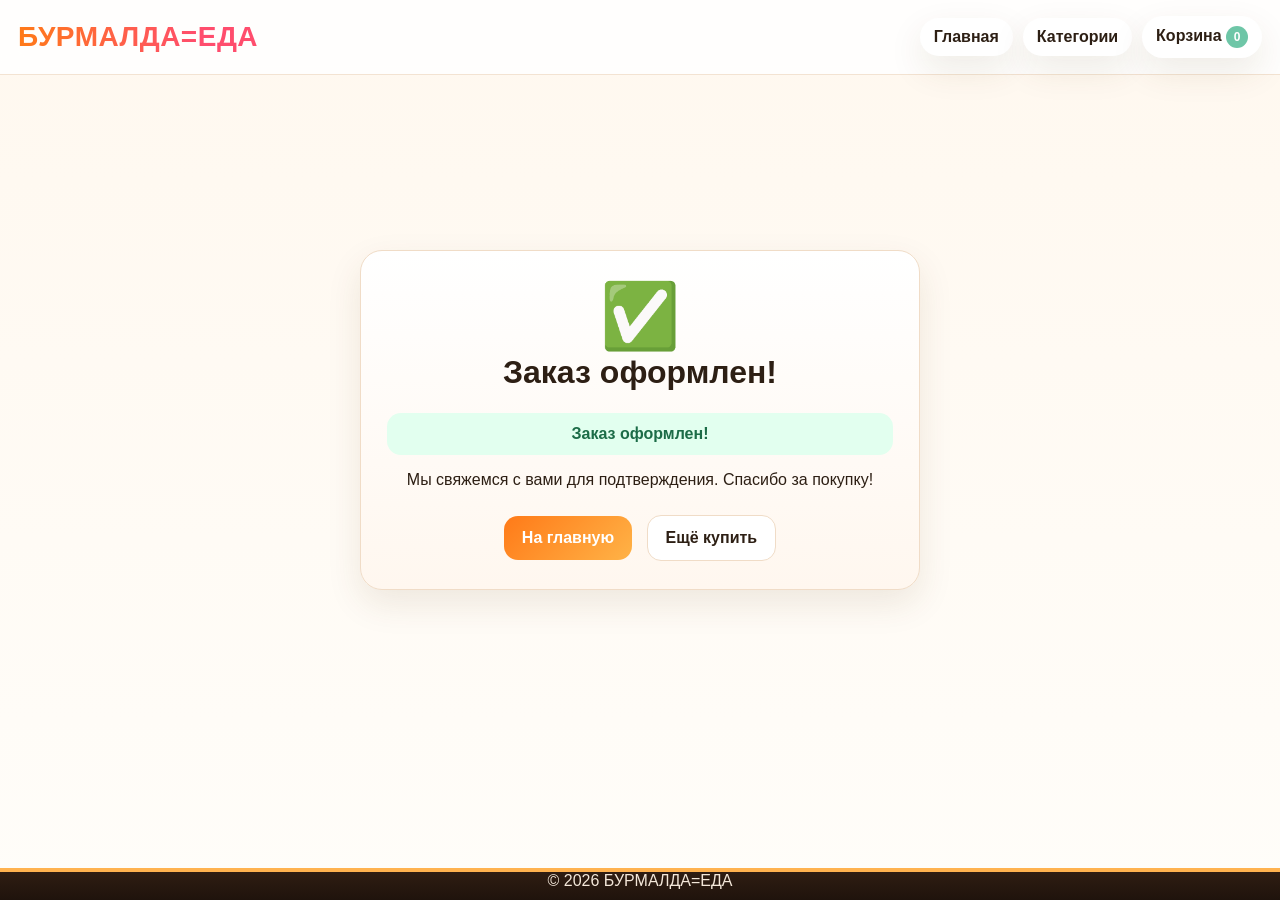
<file: order_success.html>
<!DOCTYPE html>
<html lang="ru">
<head>
  <meta charset="UTF-8">
  <meta name="viewport" content="width=device-width, initial-scale=1.0">
  <title>Заказ принят — БУРМАЛДА=ЕДА</title>
  <link rel="stylesheet" href="assets/css/style.css">
</head>
<body>
<div class="site">
<header class="topbar">
  <div class="container topbar-inner">
    <a class="logo" href="index.html">БУРМАЛДА=ЕДА</a>
    <nav class="nav">
      <a href="index.html">Главная</a>
      <a href="categories.html">Категории</a>
      <a href="cart.html">Корзина <span class="badge" id="cartBadge">0</span></a>
    </nav>
  </div>
</header>
<main class="main">
<div class="auth-wrap">
<div class="auth-card" style="text-align:center">
  <div style="font-size:64px">✅</div>
  <h1>Заказ оформлен!</h1>
  <div class="success" id="orderInfo"></div>
  <p>Мы свяжемся с вами для подтверждения. Спасибо за покупку!</p>
  <a class="btn btn-primary" href="index.html" style="margin-top:10px">На главную</a>
  <a class="btn btn-secondary" href="categories.html" style="margin-top:10px;margin-left:10px">Ещё купить</a>
</div>
</div>
</main>
<footer class="footer">
  <div><center><p>© 2026 БУРМАЛДА=ЕДА</p></center></div>
</footer>
</div>
<script src="assets/js/data.js"></script>
<script src="assets/js/cart.js"></script>
<script>
  updateCartBadge();
  const params = new URLSearchParams(location.search);
  const orderId = params.get('id');
  const orders = JSON.parse(localStorage.getItem('burmalda_orders') || '[]');
  const order = orders.find(o => String(o.id) === orderId);
  const info = document.getElementById('orderInfo');
  if (order) {
    info.innerHTML = `Заказ №${order.id} · ${order.date}<br>Сумма: <strong>${new Intl.NumberFormat('ru-RU',{minimumFractionDigits:2}).format(order.total)} ₽</strong><br>Адрес: ${order.address}`;
  } else {
    info.textContent = 'Заказ оформлен!';
  }
</script>
</body>
</html>
</file>
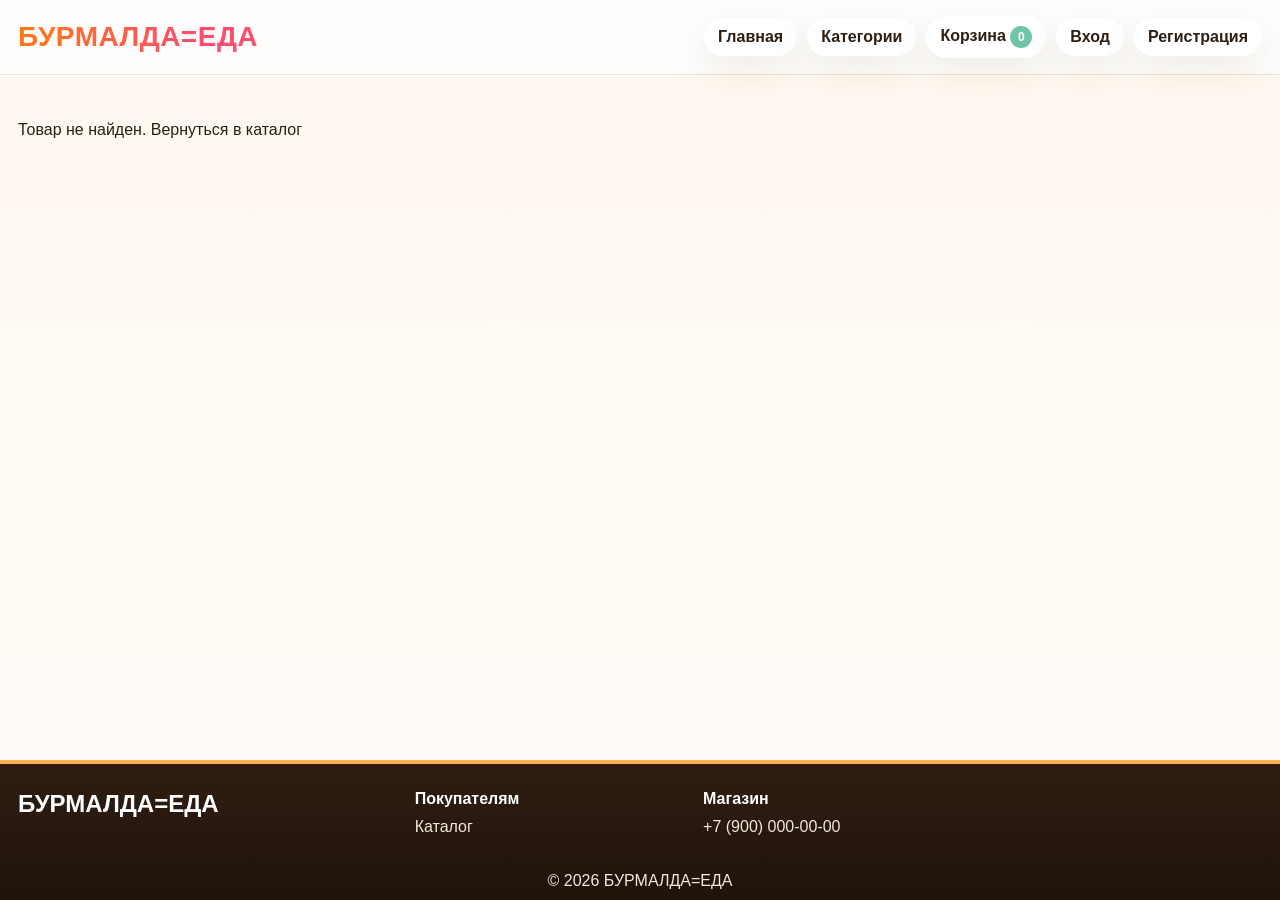
<file: product.html>
<!DOCTYPE html>
<html lang="ru">
<head>
  <meta charset="UTF-8">
  <meta name="viewport" content="width=device-width, initial-scale=1.0">
  <title>Товар — БУРМАЛДА=ЕДА</title>
  <link rel="stylesheet" href="assets/css/style.css">
</head>
<body>
<div class="site">
<header class="topbar">
  <div class="container topbar-inner">
    <a class="logo" href="index.html">БУРМАЛДА=ЕДА</a>
    <nav class="nav">
      <a href="index.html">Главная</a>
      <a href="categories.html">Категории</a>
      <a href="cart.html">Корзина <span class="badge" id="cartBadge">0</span></a>
      <a href="login.html">Вход</a>
      <a href="register.html">Регистрация</a>
    </nav>
  </div>
</header>
<div class="toast" id="toast"></div>
<main class="main">
<div class="container page-block">
  <div id="productWrap"></div>
</div>
</main>
<footer class="footer">
  <div class="container footer-grid">
    <div><div class="footer-brand">БУРМАЛДА=ЕДА</div></div>
    <div><div class="footer-title">Покупателям</div><a href="categories.html">Каталог</a></div>
    <div><div class="footer-title">Магазин</div><p>+7 (900) 000-00-00</p></div>
  </div>
  <div><center><p>© 2026 БУРМАЛДА=ЕДА</p></center></div>
</footer>
</div>
<script src="assets/js/data.js"></script>
<script src="assets/js/cart.js"></script>
<script>
  const params = new URLSearchParams(location.search);
  const id = parseInt(params.get('id'));
  const p = getProduct(id);
  const wrap = document.getElementById('productWrap');
  if (!p) {
    wrap.innerHTML = '<p>Товар не найден. <a href="categories.html">Вернуться в каталог</a></p>';
  } else {
    document.title = p.name + ' — БУРМАЛДА=ЕДА';
    wrap.innerHTML = `
      <div class="product-page">
        <div class="product-page-image">
          <img src="${e(p.image || 'uploads/placeholder.svg')}" alt="${e(p.name)}">
        </div>
        <div class="product-page-info">
          <div class="product-cat">${e(getCategoryName(p.category_id))}</div>
          <h1>${e(p.name)}</h1>
          <p>${e(p.description)}</p>
          <div class="product-meta">Остаток: ${p.stock} шт.</div>
          <div class="price-xl">${money(p.price)}</div>
          <div class="buy-box">
            <label>Количество:</label>
            <div class="qty-inline">
              <button class="qty-btn" onclick="changeQty(-1)">−</button>
              <input class="qty-input no-spinner" id="qtyInput" type="number" value="1" min="1" max="${p.stock}">
              <button class="qty-btn" onclick="changeQty(1)">+</button>
            </div>
          </div>
          <button class="btn btn-primary" style="width:auto;padding:14px 28px" onclick="addFromPage()">В корзину</button>
          <a class="btn btn-secondary" style="margin-top:12px;display:inline-flex" href="cart.html">Перейти в корзину</a>
        </div>
      </div>
    `;
  }
  updateCartBadge();

  function changeQty(delta) {
    const input = document.getElementById('qtyInput');
    const max = p ? p.stock : 99;
    input.value = Math.max(1, Math.min(max, parseInt(input.value || '1') + delta));
  }

  function addFromPage() {
    const qty = parseInt(document.getElementById('qtyInput').value || '1');
    addToCart(p.id, qty);
  }
</script>
</body>
</html>
</file>
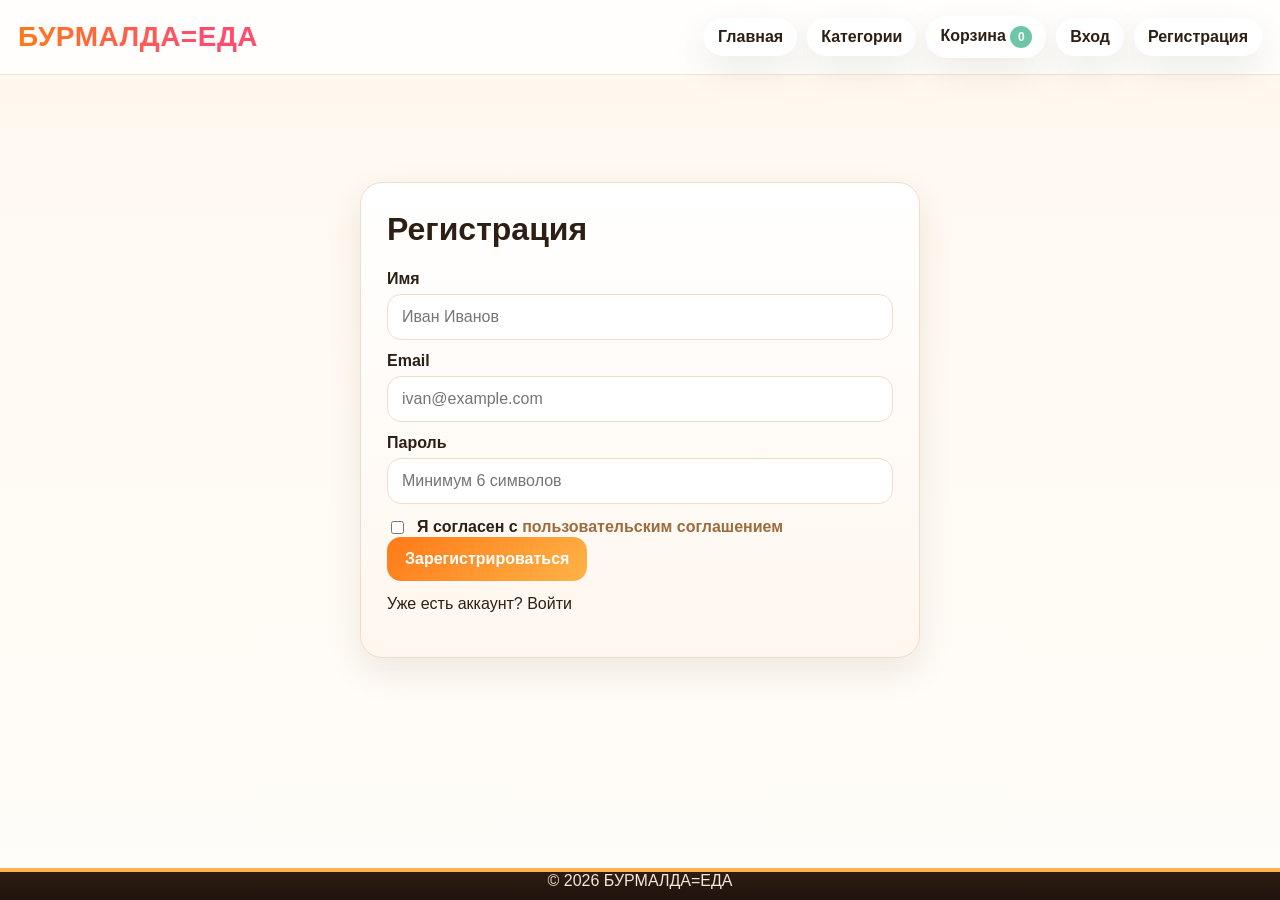
<file: register.html>
<!DOCTYPE html>
<html lang="ru">
<head>
  <meta charset="UTF-8">
  <meta name="viewport" content="width=device-width, initial-scale=1.0">
  <title>Регистрация — БУРМАЛДА=ЕДА</title>
  <link rel="stylesheet" href="assets/css/style.css">
</head>
<body>
<div class="site">
<header class="topbar">
  <div class="container topbar-inner">
    <a class="logo" href="index.html">БУРМАЛДА=ЕДА</a>
    <nav class="nav">
      <a href="index.html">Главная</a>
      <a href="categories.html">Категории</a>
      <a href="cart.html">Корзина <span class="badge" id="cartBadge">0</span></a>
      <a href="login.html">Вход</a>
      <a href="register.html">Регистрация</a>
    </nav>
  </div>
</header>
<main class="main">
<div class="auth-wrap">
<div class="auth-card">
  <h1>Регистрация</h1>
  <div class="alert" id="errMsg" style="display:none"></div>
  <div class="success" id="okMsg" style="display:none"></div>
  <label>Имя</label>
  <input type="text" id="name" placeholder="Иван Иванов">
  <label>Email</label>
  <input type="email" id="email" placeholder="ivan@example.com">
  <label>Пароль</label>
  <input type="password" id="password" placeholder="Минимум 6 символов">
  <div class="checkbox-row">
    <input type="checkbox" id="agree">
    <label for="agree" style="margin:0">Я согласен с <button class="link-button" type="button" onclick="document.getElementById('agreementModal').classList.remove('hidden')">пользовательским соглашением</button></label>
  </div>
  <button class="btn btn-primary" onclick="doRegister()">Зарегистрироваться</button>
  <p style="margin-top:14px">Уже есть аккаунт? <a href="login.html">Войти</a></p>
</div>
</div>
</main>
<footer class="footer">
  <div><center><p>© 2026 БУРМАЛДА=ЕДА</p></center></div>
</footer>
</div>

<!-- Модалка соглашения -->
<div class="modal hidden" id="agreementModal">
  <div class="modal-card">
    <button class="modal-close" type="button" onclick="document.getElementById('agreementModal').classList.add('hidden')">&times;</button>
    <h2>Пользовательское соглашение</h2>
    <p>Регистрируясь на сайте, пользователь подтверждает корректность введённых данных, соглашается с правилами обработки персональных данных и принимает условия использования сервиса.</p>
    <p>Магазин использует сведения пользователя только для оформления заказа, обратной связи и доставки. В демонстрационной версии данные карты не списываются и используются только как пример интерфейса.</p>
    <p>Пользователь обязуется не передавать свои данные входа третьим лицам и использовать сайт только в законных целях.</p>
    <button class="btn btn-primary" onclick="document.getElementById('agreementModal').classList.add('hidden')">Закрыть</button>
  </div>
</div>

<script src="assets/js/data.js"></script>
<script src="assets/js/cart.js"></script>
<script>
  updateCartBadge();

  function doRegister() {
    const name  = document.getElementById('name').value.trim();
    const email = document.getElementById('email').value.trim().toLowerCase();
    const pass  = document.getElementById('password').value;
    const agree = document.getElementById('agree').checked;
    const err   = document.getElementById('errMsg');
    const ok    = document.getElementById('okMsg');
    err.style.display = 'none'; ok.style.display = 'none';

    if (!name || !email || !pass) { err.textContent = 'Заполните все поля.'; err.style.display = ''; return; }
    if (pass.length < 6) { err.textContent = 'Пароль должен быть не менее 6 символов.'; err.style.display = ''; return; }
    if (!agree) { err.textContent = 'Примите пользовательское соглашение.'; err.style.display = ''; return; }

    const users = JSON.parse(localStorage.getItem('burmalda_users') || '[]');
    if (users.find(u => u.email === email)) {
      err.textContent = 'Пользователь с таким email уже существует.'; err.style.display = ''; return;
    }
    users.push({ name, email, password: pass, role: 'user' });
    localStorage.setItem('burmalda_users', JSON.stringify(users));
    ok.textContent = 'Аккаунт создан! Перенаправляем...';
    ok.style.display = '';
    // Авто-логин
    localStorage.setItem('burmalda_session', JSON.stringify({ email, name, role: 'user' }));
    setTimeout(() => window.location.href = 'account.html', 1200);
  }
</script>
</body>
</html>
</file>
<file: assets/css/style.css>
:root{
  --bg:#fff9f2;
  --surface:#ffffff;
  --text:#2d1f14;
  --muted:#7b6554;
  --primary:#ff7a18;
  --primary-2:#ffb347;
  --accent:#6ec6a7;
  --danger:#e05252;
  --border:#f0dcc7;
  --shadow:0 14px 35px rgba(86,57,24,.10);
  --radius:22px;
}
*{box-sizing:border-box}
html,body{margin:0;padding:0}
body{
  font-family:Arial, Helvetica, sans-serif;
  background:linear-gradient(180deg,#fff8ef 0%, #fffdf9 100%);
  color:var(--text);
}
img{max-width:100%;display:block}
a{text-decoration:none;color:inherit}
.site{min-height:100vh;display:flex;flex-direction:column}
.main{flex:1}
.container{width:min(1320px, calc(100% - 36px));margin:0 auto}

.topbar{
  position:sticky; top:0; z-index:20;
  background:rgba(255,255,255,.86);
  backdrop-filter:blur(14px);
  border-bottom:1px solid rgba(240,220,199,.8);
}
.topbar-inner{
  display:flex;align-items:center;justify-content:space-between;gap:20px;padding:16px 0;
}
.logo{
  font-weight:800;font-size:28px;letter-spacing:.5px;
  background:linear-gradient(90deg,var(--primary),#ff4d6d 75%);
  -webkit-background-clip:text;background-clip:text;color:transparent;
}
.nav{display:flex;flex-wrap:wrap;gap:10px;align-items:center}
.nav a{
  padding:10px 14px;border-radius:999px;background:#fff;box-shadow:var(--shadow);font-weight:700;
}
.badge{
  display:inline-flex;align-items:center;justify-content:center;min-width:22px;height:22px;
  border-radius:999px;background:var(--accent);color:#fff;font-size:12px;padding:0 6px;
}

.hero{padding:26px 0 10px}
.hero-card{
  display:flex;
  justify-content:center;
  align-items:center;
  background:linear-gradient(135deg,#fff2d8,#ffe2e2 55%, #e8fff7);
  border:1px solid var(--border);box-shadow:var(--shadow);border-radius:32px;padding:40px;
}
.hero-content{text-align:center;max-width:820px}
.hero h1{font-size:46px;line-height:1.05;margin:12px 0}
.hero p{color:var(--muted);font-size:18px;max-width:700px;margin:0 auto}
.pill{
  display:inline-block;padding:8px 14px;border-radius:999px;background:#fff;box-shadow:var(--shadow);
  color:#8b5e3a;font-weight:700
}
.hero-actions{display:flex;justify-content:center;gap:12px;flex-wrap:wrap;margin-top:18px}

.home-shell{
  width:min(1750px, calc(100% - 24px));
  margin:26px auto 36px;
  display:grid;
  grid-template-columns:180px minmax(0,1fr) 180px;
  gap:24px;
  align-items:start;
}
.ad-column{position:relative}
.ad-banner{
  position:sticky; top:96px;
  min-height:780px;
  border-radius:28px;
  border:2px dashed #efb46d;
  box-shadow:var(--shadow);
  background:linear-gradient(180deg,#fff8ef,#ffe3c2 40%,#ffd0df 70%,#e5fff4);
  display:flex; flex-direction:column; align-items:center; justify-content:center;
  text-align:center; padding:20px 14px;
}
.ad-label{
  font-size:12px; font-weight:900; text-transform:uppercase; letter-spacing:1.2px;
  color:#9e6534; margin-bottom:14px;
}
.ad-title{
  font-size:30px; line-height:1.05; font-weight:900;
}
.ad-text{margin-top:18px; color:var(--muted); font-size:14px}
.main-showcase{min-width:0}
.section-head{display:flex;align-items:center;justify-content:space-between;gap:14px;flex-wrap:wrap}
.link-more{font-weight:800;color:#9d6c3d}

.section-title{font-size:34px;margin:0 0 20px}
.page-block{padding:30px 0 40px}

.product-grid{
  display:grid;grid-template-columns:repeat(auto-fit,minmax(240px,1fr));gap:20px;
}
.four-grid{
  grid-template-columns:repeat(4, minmax(0,1fr));
}
.category-product-grid{
  grid-template-columns:repeat(auto-fill, minmax(260px, 300px));
  justify-content:center;
}
.fixed-card{width:100%}
.product-card,.category-card,.auth-card,.admin-card,.account-card,.stat-card{
  background:rgba(255,255,255,.92);
  border:1px solid var(--border);
  box-shadow:var(--shadow);
  border-radius:var(--radius);
  transition:transform .18s ease, box-shadow .18s ease;
}
.product-card:hover,.category-card:hover,.auth-card:hover,.admin-card:hover{transform:translateY(-4px)}
.product-image-wrap{display:block;border-radius:22px 22px 0 0;overflow:hidden;background:linear-gradient(135deg,#fff6ea,#fff)}
.product-image{width:100%;height:220px;object-fit:cover}
.product-body{padding:16px}
.product-body h3{margin:0 0 8px;font-size:22px}
.product-body p{color:var(--muted);min-height:42px}
.product-cat{display:inline-block;margin-bottom:8px;color:#9d6c3d;font-weight:700;font-size:14px}
.product-meta{font-size:13px;color:var(--muted);margin:10px 0}
.product-bottom{display:flex;align-items:center;justify-content:space-between;gap:10px;margin-top:14px}

.btn{
  display:inline-flex;align-items:center;justify-content:center;gap:8px;
  border:none;border-radius:14px;padding:13px 18px;font-weight:800;cursor:pointer
}
.btn.small{padding:10px 12px;font-size:14px}
.btn-primary{background:linear-gradient(135deg,var(--primary),var(--primary-2));color:#fff}
.btn-secondary{background:#fff;border:1px solid var(--border)}
.btn-danger{background:linear-gradient(135deg,#ff7676,#dc3f3f);color:#fff}

.category-grid{display:grid;grid-template-columns:repeat(auto-fit,minmax(220px,1fr));gap:18px}
.category-card{padding:28px;text-align:center;font-size:22px;font-weight:800;background:linear-gradient(135deg,#fff,#fff0de);display:grid;gap:8px}
.category-card small{font-size:14px;color:var(--muted);font-weight:600}

.product-page{
  display:grid;grid-template-columns:1fr 1fr;gap:26px;
  background:rgba(255,255,255,.9);border:1px solid var(--border);box-shadow:var(--shadow);border-radius:32px;padding:24px
}
.product-page-image img{width:100%;height:420px;object-fit:cover;border-radius:26px}
.product-page-info h1{margin:10px 0 12px;font-size:42px}
.price-xl{font-size:34px;font-weight:800;margin:18px 0}
.buy-box{margin-bottom:18px}

.auth-wrap{
  min-height:calc(100vh - 210px);
  display:flex;align-items:center;justify-content:center;padding:30px 16px
}
.auth-card{
  width:min(560px,100%);padding:28px 26px;background:linear-gradient(180deg,#fff,#fff7ef)
}
.cart-card,.checkout-card{width:min(920px,100%)}
.auth-card h1{margin-top:0}
label{display:block;margin:12px 0 6px;font-weight:700}
input,textarea,select{
  width:100%;padding:13px 14px;border:1px solid var(--border);border-radius:14px;
  outline:none;background:#fff;font-size:16px
}
button{font-size:16px}
form .btn{margin-top:16px;width:100%}
.alert,.success{
  padding:12px 14px;border-radius:14px;margin-bottom:14px;font-weight:700
}
.alert{background:#ffe2e2;color:#8a2f2f}
.success{background:#e2ffef;color:#1c6c47}
.checkbox-row{display:flex;align-items:center;gap:10px;margin-top:14px}
.checkbox-row input{width:auto}
.link-button{background:none;border:none;color:#9d6c3d;font-weight:800;padding:0;cursor:pointer}

.two-cols{display:grid;grid-template-columns:1fr 1fr;gap:14px}
.card-demo-box{padding:16px;border:1px dashed var(--border);border-radius:18px;background:#fff8f1;margin-top:14px}

.cart-list{display:grid;gap:14px;margin:18px 0}
.cart-item{
  display:grid;grid-template-columns:90px 1fr auto;gap:16px;align-items:center;
  border:1px solid var(--border);background:#fff;border-radius:18px;padding:14px
}
.cart-item img{width:90px;height:90px;object-fit:cover;border-radius:16px}
.cart-item-info{display:grid;gap:6px}
.cart-total{font-size:22px;margin:18px 0}
.cart-qty-form{margin-top:4px}
.qty-inline{display:flex;align-items:center;gap:10px;flex-wrap:wrap}
.qty-input{width:88px;text-align:center}
.qty-btn{width:42px;height:42px;border:none;border-radius:12px;background:#fff1de;font-size:22px;font-weight:800;cursor:pointer}

.account-grid,.admin-grid{
  display:grid;grid-template-columns:1fr 1.2fr;gap:20px
}
.account-card,.admin-card{padding:24px}
.orders-list,.admin-products{display:grid;gap:12px}
.order-row{
  background:#fff;padding:14px;border:1px solid var(--border);border-radius:14px
}
.admin-product-row{
  display:grid;grid-template-columns:72px 1fr auto;gap:12px;align-items:center;
  background:#fff;border:1px solid var(--border);padding:12px;border-radius:16px
}
.admin-product-row img{width:72px;height:72px;object-fit:cover;border-radius:14px}
.admin-actions{display:grid;gap:8px}
.stats-grid{display:grid;grid-template-columns:repeat(4,1fr);gap:16px;margin-bottom:20px}
.stat-card{padding:18px;display:grid;gap:8px;text-align:center}
.stat-card strong{font-size:30px}
.status-form{display:flex;gap:10px;align-items:center;flex-wrap:wrap;margin-top:10px}
.orders-admin-card{margin-top:20px}

.footer{
  margin-top:auto;
  background:linear-gradient(180deg,#2f1d12,#1f130c);color:#fff;
  border-top:4px solid #ffb24f
}
.footer-grid{
  display:grid;grid-template-columns:1.4fr 1fr 1fr 1fr;gap:18px;padding:26px 0
}
.footer-title,.footer-brand{font-weight:800;margin-bottom:10px}
.footer-brand{font-size:24px}
.footer a,.footer p{display:block;color:#f3e7d9;margin:0 0 10px}

.toast{
  position:fixed;right:20px;bottom:20px;z-index:50;
  background:#2f1d12;color:#fff;padding:14px 18px;border-radius:14px;
  box-shadow:var(--shadow);opacity:0;transform:translateY(10px);pointer-events:none;transition:.2s;
}
.toast.show{opacity:1;transform:translateY(0)}

.modal{
  position:fixed;inset:0;background:rgba(0,0,0,.4);display:flex;align-items:center;justify-content:center;padding:20px;z-index:60;
}
.modal.hidden{display:none}
.modal-card{
  max-width:680px;width:100%;background:#fff;border-radius:22px;padding:24px;position:relative
}
.modal-close{
  position:absolute;right:14px;top:10px;border:none;background:none;font-size:30px;cursor:pointer
}

@media (max-width: 1450px){
  .four-grid{grid-template-columns:repeat(4, minmax(0,1fr))}
}
@media (max-width: 1300px){
  .four-grid{grid-template-columns:repeat(3, minmax(0,1fr))}
  .stats-grid{grid-template-columns:repeat(2,1fr)}
}
@media (max-width: 1200px){
  .home-shell{grid-template-columns:150px minmax(0,1fr) 150px}
  .footer-grid{grid-template-columns:repeat(2,1fr)}
}
@media (max-width: 1024px){
  .home-shell{grid-template-columns:minmax(0,1fr)}
  .ad-column{display:none}
  .four-grid{grid-template-columns:repeat(2, minmax(0,1fr))}
}
@media (max-width: 900px){
  .hero h1{font-size:36px}
  .product-page,.account-grid,.admin-grid,.two-cols{grid-template-columns:1fr}
}
@media (max-width: 700px){
  .topbar-inner{flex-direction:column;align-items:flex-start}
  .nav{gap:8px}
  .nav a{padding:9px 12px}
  .product-image{height:200px}
  .product-page-image img{height:280px}
  .cart-item{grid-template-columns:1fr}
  .four-grid,.stats-grid,.footer-grid{grid-template-columns:1fr}
  .section-head{align-items:flex-start}
}

.muted-note{font-size:13px;color:var(--muted)}
.hidden{display:none !important}
.payment-extra-box,.map-picker-box{margin-top:18px;padding:18px;border:1px solid var(--border);border-radius:18px;background:#fff}
.map-picker-head{display:flex;justify-content:space-between;gap:12px;align-items:center;flex-wrap:wrap;margin-bottom:12px}
.map-picker-head h3,.payment-extra-box h3{margin:0 0 8px}
.yandex-map{width:100%;height:320px;border-radius:18px;overflow:hidden;background:linear-gradient(135deg,#eef6ff,#f7fbff)}
.map-selected{margin-top:10px;color:var(--muted)}


.no-spinner::-webkit-outer-spin-button,
.no-spinner::-webkit-inner-spin-button,
.qty-input::-webkit-outer-spin-button,
.qty-input::-webkit-inner-spin-button { -webkit-appearance: none; margin: 0; }
.no-spinner, .qty-input { -moz-appearance: textfield; appearance: textfield; }
.qty-btn { user-select:none; }
.map-fallback { display:flex; align-items:center; justify-content:center; color:#5f5f5f; border:2px dashed #b7cde6; cursor:crosshair; }
.map-fallback-inner { max-width: 340px; text-align:center; font-weight:700; line-height:1.5; padding:20px; }
</file>
